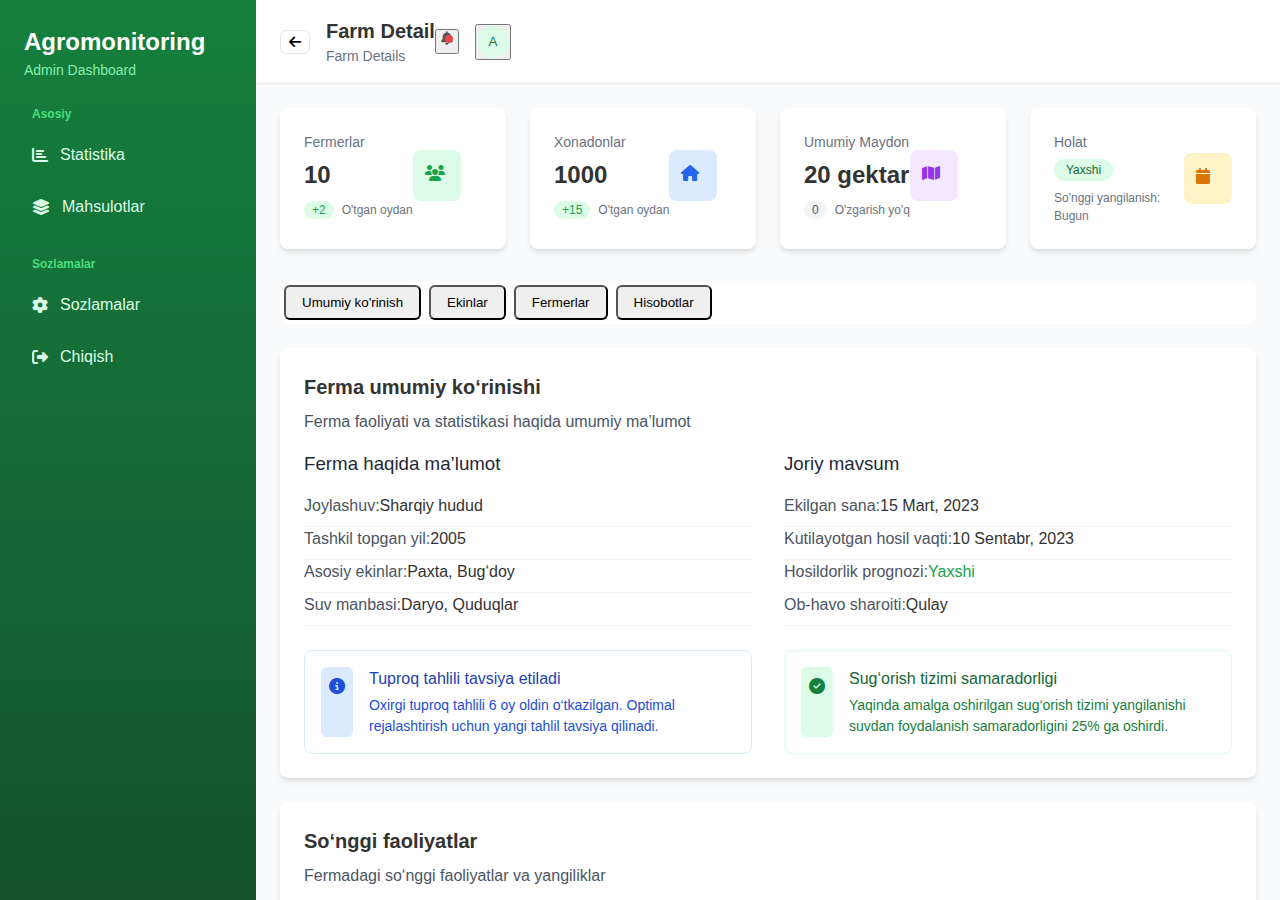
<file: dashboard-farm-detail.html>
<!-- dashboard-farm-detail.html -->
<!DOCTYPE html>
<html lang="en">
  <head>
    <meta charset="UTF-8" />
    <meta name="viewport" content="width=device-width, initial-scale=1.0" />
    <title>Farm Detail - Agromonitoringi</title>
    <link rel="stylesheet" href="css/styles.css" />
    <link rel="stylesheet" href="css/dashboard-specific.css" />
    <link
      rel="stylesheet"
      href="https://cdnjs.cloudflare.com/ajax/libs/font-awesome/6.4.0/css/all.min.css"
    />
  </head>
  <body>
    <div class="flex h-screen bg-gray-50">
      <!-- Sidebar -->
      <div
        class="hidden md-flex w-64 flex-col bg-gradient-to-b from-green-800 to-green-900 text-white"
      >
        <div class="p-6">
          <h2 class="text-2xl font-bold">Agromonitoring</h2>
          <p class="text-green-300 text-sm">Admin Dashboard</p>
        </div>
        <nav class="flex-1 px-4 pb-4">
          <div class="mb-6">
            <p
              class="text-xs font-semibold text-green-400 uppercase tracking-wider mb-2 pl-4"
            >
              Asosiy
            </p>
            <a
              href="dashboard.html"
              class="flex items-center px-4 py-3 text-green-100 hover-bg-green-700-50 rounded-lg transition-colors mb-1"
            >
              <i class="fas fa-chart-bar mr-3"></i>
              Statistika
            </a>
            <a
              href="dashboard-products.html"
              class="flex items-center px-4 py-3 text-green-100 hover-bg-green-700-50 rounded-lg transition-colors mb-1"
            >
              <i class="fas fa-layer-group mr-3"></i>
              Mahsulotlar
            </a>
          </div>

          <div class="mb-6">
            <p
              class="text-xs font-semibold text-green-400 uppercase tracking-wider mb-2 pl-4"
            >
              Sozlamalar
            </p>
            <a
              href="dashboard-settings.html"
              class="flex items-center px-4 py-3 text-green-100 hover-bg-green-700-50 rounded-lg transition-colors mb-1"
            >
              <i class="fas fa-cog mr-3"></i>
              Sozlamalar
            </a>
            <a
              href="index.html"
              class="flex items-center px-4 py-3 text-green-100 hover-bg-green-700-50 rounded-lg transition-colors mb-1"
            >
              <i class="fas fa-sign-out-alt mr-3"></i>
              Chiqish
            </a>
          </div>
        </nav>
      </div>

      <!-- Mobile sidebar toggle -->
      <div class="md-hidden fixed bottom-6 right-6 z-40">
        <button
          id="sidebarToggle"
          class="h-14 w-14 rounded-full bg-green-600 hover-bg-green-700 shadow-lg flex items-center justify-center text-white"
        >
          <i class="fas fa-bars h-6 w-6"></i>
        </button>
      </div>

      <!-- Main Content -->
      <div class="flex-1 flex flex-col overflow-hidden">
        <!-- Header -->
        <header
          class="bg-white border-b border-gray-200 py-4 px-6 flex justify-between items-center"
        >
          <div class="flex items-center">
            <a href="dashboard.html" class="mr-4">
              <button class="btn btn-outline btn-sm">
                <i class="fas fa-arrow-left"></i>
              </button>
            </a>
            <div>
              <h1 class="text-xl font-semibold" id="farmName">Farm Detail</h1>
              <p class="text-sm text-gray-500">Farm Details</p>
            </div>
          </div>
          <div class="flex items-center space-x-4">
            <button class="relative text-gray-600">
              <i class="fas fa-bell h-5 w-5"></i>
              <span
                class="absolute top-1 right-1 w-2 h-2 bg-red-500 rounded-full"
              ></span>
            </button>
            <div class="dropdown">
              <button class="flex items-center gap-2">
                <div
                  class="w-8 h-8 rounded-full bg-green-100 flex items-center justify-center"
                >
                  <span class="font-medium text-green-700">A</span>
                </div>
                <div class="hidden md:block text-left">
                  <p class="text-sm font-medium">Admin User</p>
                  <p class="text-xs text-gray-500">admin@example.com</p>
                </div>
              </button>
              <div class="dropdown-content">
                <a href="#"><i class="fas fa-user mr-2"></i> Profile</a>
                <a href="#"><i class="fas fa-cog mr-2"></i> Settings</a>
                <a href="index.html"
                  ><i class="fas fa-sign-out-alt mr-2"></i> Logout</a
                >
              </div>
            </div>
          </div>
        </header>

        <!-- Content -->
        <div class="flex-1 overflow-auto p-6">
          <div
            class="grid grid-cols-1 md-grid-cols-2 lg-grid-cols-4 gap-6 mb-8"
          >
            <div class="card border-none shadow-md">
              <div class="p-6">
                <div class="flex items-center justify-between">
                  <div>
                    <p class="text-sm font-medium text-gray-500">Fermerlar</p>
                    <p class="text-2xl font-bold mt-1" id="farmFarmers">10</p>
                    <div class="flex items-center mt-2">
                      <span
                        class="text-xs font-medium text-green-600 bg-green-100 px-2 py-0.5 rounded-full"
                        >+2</span
                      >
                      <span class="text-xs text-gray-500 ml-2"
                        >O'tgan oydan</span
                      >
                    </div>
                  </div>
                  <div class="bg-green-100 p-3 rounded-lg">
                    <i class="fas fa-users text-green-600 h-6 w-6"></i>
                  </div>
                </div>
              </div>
            </div>

            <div class="card border-none shadow-md">
              <div class="p-6">
                <div class="flex items-center justify-between">
                  <div>
                    <p class="text-sm font-medium text-gray-500">Xonadonlar</p>
                    <p class="text-2xl font-bold mt-1" id="farmHouseholds">
                      1000
                    </p>
                    <div class="flex items-center mt-2">
                      <span
                        class="text-xs font-medium text-green-600 bg-green-100 px-2 py-0.5 rounded-full"
                        >+15</span
                      >
                      <span class="text-xs text-gray-500 ml-2"
                        >O'tgan oydan</span
                      >
                    </div>
                  </div>
                  <div class="bg-blue-100 p-3 rounded-lg">
                    <i class="fas fa-home text-blue-600 h-6 w-6"></i>
                  </div>
                </div>
              </div>
            </div>

            <div class="card border-none shadow-md">
              <div class="p-6">
                <div class="flex items-center justify-between">
                  <div>
                    <p class="text-sm font-medium text-gray-500">
                      Umumiy Maydon
                    </p>
                    <p class="text-2xl font-bold mt-1" id="farmArea">
                      20 gektar
                    </p>
                    <div class="flex items-center mt-2">
                      <span
                        class="text-xs font-medium text-gray-600 bg-gray-100 px-2 py-0.5 rounded-full"
                        >0</span
                      >
                      <span class="text-xs text-gray-500 ml-2"
                        >O'zgarish yo'q</span
                      >
                    </div>
                  </div>
                  <div class="bg-purple-100 p-3 rounded-lg">
                    <i class="fas fa-map text-purple-600 h-6 w-6"></i>
                  </div>
                </div>
              </div>
            </div>

            <div class="card border-none shadow-md">
              <div class="p-6">
                <div class="flex items-center justify-between">
                  <div>
                    <p class="text-sm font-medium text-gray-500">Holat</p>
                    <div class="mt-1">
                      <span
                        id="farmStatus"
                        class="px-3 py-1 rounded-full text-xs font-medium bg-green-100 text-green-800"
                        >Yaxshi</span
                      >
                    </div>
                    <div class="flex items-center mt-2">
                      <span class="text-xs text-gray-500"
                        >So'nggi yangilanish: Bugun</span
                      >
                    </div>
                  </div>
                  <div class="bg-amber-100 p-3 rounded-lg">
                    <i class="fas fa-calendar text-amber-600 h-6 w-6"></i>
                  </div>
                </div>
              </div>
            </div>
          </div>

          <!-- Tabs -->
          <div class="space-y-6">
  <div class="bg-white p-1 rounded-lg shadow-sm inline-block">
    <div class="flex space-x-2">
      <button class="tab-trigger active px-4 py-2 rounded-md" data-tab="overview">
        Umumiy ko'rinish
      </button>
      <button class="tab-trigger px-4 py-2 rounded-md" data-tab="crops">
        Ekinlar
      </button>
      <button class="tab-trigger px-4 py-2 rounded-md" data-tab="farmers">
        Fermerlar
      </button>
      <button class="tab-trigger px-4 py-2 rounded-md" data-tab="reports">
        Hisobotlar
      </button>
    </div>
  </div>

  <div id="overview" class="tab-content space-y-6">
    <div class="card border-none shadow-md">
      <div class="p-6">
        <h2 class="text-xl font-bold mb-2">Ferma umumiy ko‘rinishi</h2>
        <p class="text-gray-600 mb-4">
          Ferma faoliyati va statistikasi haqida umumiy ma’lumot
        </p>
        <div class="grid grid-cols-1 md-grid-cols-2 gap-8">
          <div class="space-y-6">
            <div>
              <h3 class="font-medium mb-4 text-gray-800">Ferma haqida ma’lumot</h3>
              <div class="space-y-3">
                <div class="flex justify-between items-center pb-2 border-b border-gray-100">
                  <span class="text-gray-600">Joylashuv:</span>
                  <span class="font-medium">Sharqiy hudud</span>
                </div>
                <div class="flex justify-between items-center pb-2 border-b border-gray-100">
                  <span class="text-gray-600">Tashkil topgan yil:</span>
                  <span class="font-medium">2005</span>
                </div>
                <div class="flex justify-between items-center pb-2 border-b border-gray-100">
                  <span class="text-gray-600">Asosiy ekinlar:</span>
                  <span class="font-medium">Paxta, Bug‘doy</span>
                </div>
                <div class="flex justify-between items-center pb-2 border-b border-gray-100">
                  <span class="text-gray-600">Suv manbasi:</span>
                  <span class="font-medium">Daryo, Quduqlar</span>
                </div>
              </div>
            </div>

            <div class="bg-blue-50 p-4 rounded-lg border border-blue-100">
              <div class="flex items-start">
                <div class="bg-blue-100 p-2 rounded-md mr-4">
                  <i class="fas fa-info-circle text-blue-700"></i>
                </div>
                <div>
                  <h4 class="font-medium text-blue-800 mb-1">Tuproq tahlili tavsiya etiladi</h4>
                  <p class="text-sm text-blue-700">
                    Oxirgi tuproq tahlili 6 oy oldin o‘tkazilgan. Optimal rejalashtirish uchun yangi tahlil tavsiya qilinadi.
                  </p>
                </div>
              </div>
            </div>
          </div>

          <div class="space-y-6">
            <div>
              <h3 class="font-medium mb-4 text-gray-800">Joriy mavsum</h3>
              <div class="space-y-3">
                <div class="flex justify-between items-center pb-2 border-b border-gray-100">
                  <span class="text-gray-600">Ekilgan sana:</span>
                  <span class="font-medium">15 Mart, 2023</span>
                </div>
                <div class="flex justify-between items-center pb-2 border-b border-gray-100">
                  <span class="text-gray-600">Kutilayotgan hosil vaqti:</span>
                  <span class="font-medium">10 Sentabr, 2023</span>
                </div>
                <div class="flex justify-between items-center pb-2 border-b border-gray-100">
                  <span class="text-gray-600">Hosildorlik prognozi:</span>
                  <span class="font-medium text-green-600">Yaxshi</span>
                </div>
                <div class="flex justify-between items-center pb-2 border-b border-gray-100">
                  <span class="text-gray-600">Ob-havo sharoiti:</span>
                  <span class="font-medium">Qulay</span>
                </div>
              </div>
            </div>

            <div class="bg-green-50 p-4 rounded-lg border border-green-100">
              <div class="flex items-start">
                <div class="bg-green-100 p-2 rounded-md mr-4">
                  <i class="fas fa-check-circle text-green-700"></i>
                </div>
                <div>
                  <h4 class="font-medium text-green-800 mb-1">Sug‘orish tizimi samaradorligi</h4>
                  <p class="text-sm text-green-700">
                    Yaqinda amalga oshirilgan sug‘orish tizimi yangilanishi suvdan foydalanish samaradorligini 25% ga oshirdi.
                  </p>
                </div>
              </div>
            </div>
          </div>
        </div>
      </div>
    </div>

    <div class="card border-none shadow-md">
      <div class="p-6">
        <h2 class="text-xl font-bold mb-2">So‘nggi faoliyatlar</h2>
        <p class="text-gray-600 mb-4">Fermadagi so‘nggi faoliyatlar va yangiliklar</p>
        <div class="space-y-4">
          <div class="flex items-start gap-4 pb-4 border-b border-gray-100">
            <div class="w-2 h-2 mt-2 rounded-full bg-blue-500"></div>
            <div>
              <p class="font-medium">Sug‘orish tizimi yangilandi</p>
              <p class="text-sm text-gray-600">
                Sug‘orish tizimi samaradorlikni oshirish maqsadida yangilandi.
              </p>
              <p class="text-xs text-gray-500 mt-1">Bugun, 10:30</p>
            </div>
          </div>
          <div class="flex items-start gap-4 pb-4 border-b border-gray-100">
            <div class="w-2 h-2 mt-2 rounded-full bg-red-500"></div>
            <div>
              <p class="font-medium">Zararkunanda xavfi</p>
              <p class="text-sm text-gray-600">
                Sharqiy dalalarda zararkunanda tahdidi aniqlandi.
              </p>
              <p class="text-xs text-gray-500 mt-1">Kecha, 14:15</p>
            </div>
          </div>
          <div class="flex items-start gap-4 pb-4 border-b border-gray-100">
            <div class="w-2 h-2 mt-2 rounded-full bg-green-500"></div>
            <div>
              <p class="font-medium">Hosil yig‘imi yakunlandi</p>
              <p class="text-sm text-gray-600">
                Bug‘doy hosili muvaffaqiyatli yig‘ib olindi, natijalar o‘rtacha ko‘rsatkichlardan yuqori.
              </p>
              <p class="text-xs text-gray-500 mt-1">15 May, 2023</p>
            </div>
          </div>
        </div>
      </div>
    </div>
  </div>
</div>
        </div>
      </div>
    </div>

    <!-- Mobile Sidebar (hidden by default) -->
    <div id="mobileSidebar" class="fixed inset-0 z-50 hidden">
  <div
    class="fixed inset-0 bg-black-50"
    onclick="closeMobileSidebar()"
  ></div>
  <div
    class="fixed inset-y-0 left-0 w-full max-w-xs bg-gradient-to-b from-green-800 to-green-900 text-white p-6 overflow-y-auto"
  >
    <div class="flex items-center justify-between mb-8">
      <h2 class="text-2xl font-bold">Agromonitoring</h2>
      <button onclick="closeMobileSidebar()">
        <i class="fas fa-times h-6 w-6 text-white"></i>
      </button>
    </div>

    <nav class="space-y-6">
      <div>
        <p
          class="text-xs font-semibold text-green-400 uppercase tracking-wider mb-3 pl-4"
        >
          Asosiy
        </p>
        <ul class="space-y-2">
          <li>
            <a
              href="dashboard.html"
              class="flex items-center px-4 py-3 rounded-lg hover-bg-green-700-50"
            >
              <i class="fas fa-chart-bar mr-3"></i>
              Statistika
            </a>
          </li>
          <li>
            <a
              href="dashboard-products.html"
              class="flex items-center px-4 py-3 rounded-lg hover-bg-green-700-50"
            >
              <i class="fas fa-layer-group mr-3"></i>
              Mahsulotlar
            </a>
          </li>
        </ul>
      </div>

      <div>
        <p
          class="text-xs font-semibold text-green-400 uppercase tracking-wider mb-3 pl-4"
        >
          Sozlamalar
        </p>
        <ul class="space-y-2">
          <li>
            <a
              href="dashboard-settings.html"
              class="flex items-center px-4 py-3 rounded-lg hover-bg-green-700-50"
            >
              <i class="fas fa-cog mr-3"></i>
              Sozlamalar
            </a>
          </li>
          <li>
            <a
              href="index.html"
              class="flex items-center px-4 py-3 hover-bg-green-700-50 rounded-lg"
            >
              <i class="fas fa-sign-out-alt mr-3"></i>
              Chiqish
            </a>
          </li>
        </ul>
      </div>
    </nav>
  </div>
</div>

    <script src="js/dashboard.js"></script>
  </body>
</html>
</file>
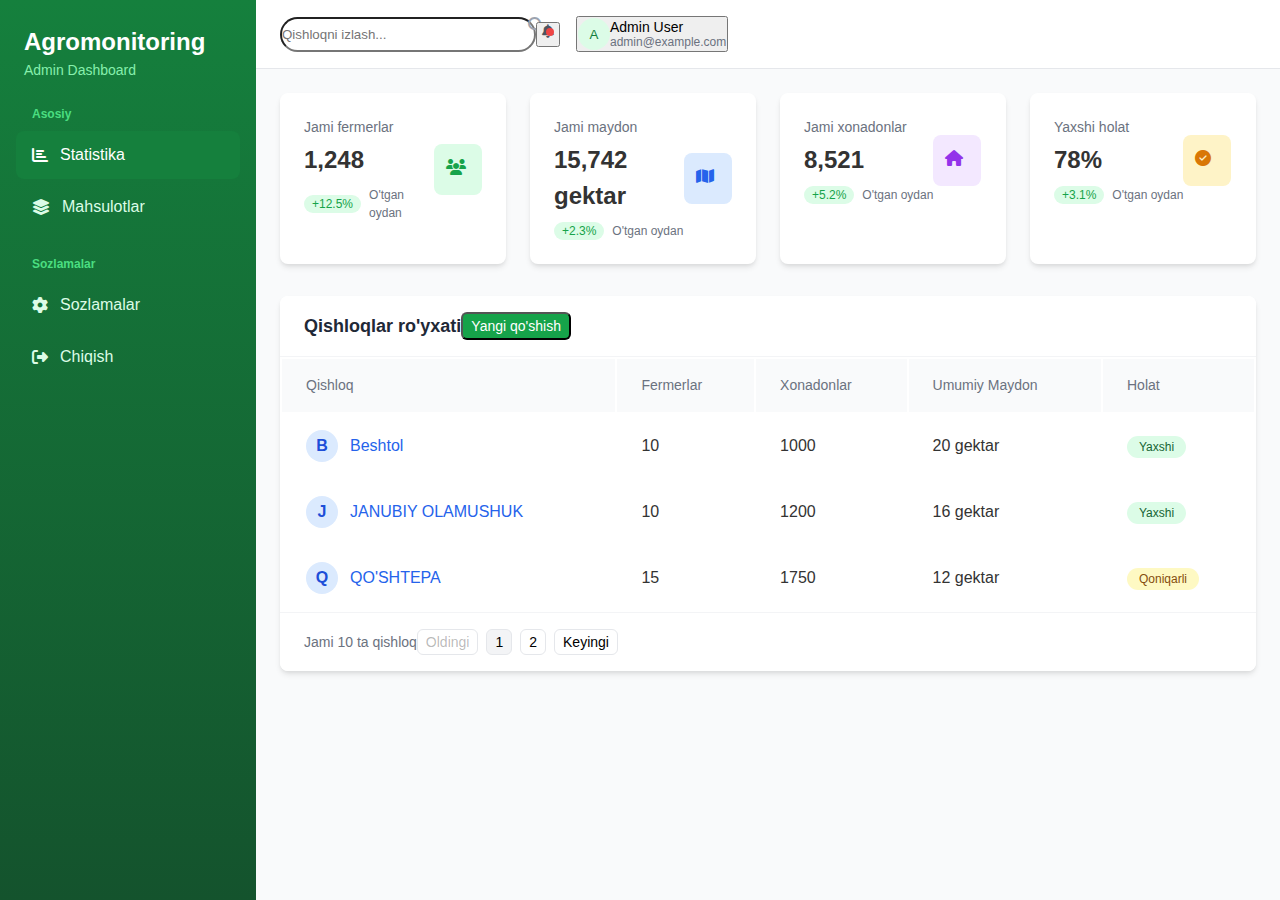
<file: dashboard.html>
<!-- dashboard.html (Statistika Page) -->
<!DOCTYPE html>
<html lang="en">
<head>
    <meta charset="UTF-8">
    <meta name="viewport" content="width=device-width, initial-scale=1.0">
    <title>Dashboard - Agromonitoringi</title>
    <link rel="stylesheet" href="css/styles.css">
    <link rel="stylesheet" href="css/dashboard-specific.css">
    <link rel="stylesheet" href="https://cdnjs.cloudflare.com/ajax/libs/font-awesome/6.4.0/css/all.min.css">
</head>
<body>
    <div class="flex h-screen bg-gray-50">
        <!-- Sidebar -->
        <div class="hidden md-flex w-64 flex-col bg-gradient-to-b from-green-800 to-green-900 text-white">
            <div class="p-6">
                <h2 class="text-2xl font-bold">Agromonitoring</h2>
                <p class="text-green-300 text-sm">Admin Dashboard</p>
            </div>
            <nav class="flex-1 px-4 pb-4">
                <div class="mb-6">
                    <p class="text-xs font-semibold text-green-400 uppercase tracking-wider mb-2 pl-4">Asosiy</p>
                    <a href="dashboard.html" class="flex items-center px-4 py-3 text-white rounded-lg bg-green-700 mb-1">
                        <i class="fas fa-chart-bar mr-3"></i>
                        Statistika
                    </a>
                    <a href="dashboard-products.html" class="flex items-center px-4 py-3 text-green-100 hover-bg-green-700-50 rounded-lg transition-colors mb-1">
                        <i class="fas fa-layer-group mr-3"></i>
                        Mahsulotlar
                    </a>
                </div>

                <div class="mb-6">
                    <p class="text-xs font-semibold text-green-400 uppercase tracking-wider mb-2 pl-4">Sozlamalar</p>
                    <a href="dashboard-settings.html" class="flex items-center px-4 py-3 text-green-100 hover-bg-green-700-50 rounded-lg transition-colors mb-1">
                        <i class="fas fa-cog mr-3"></i>
                        Sozlamalar
                    </a>
                    <a href="index.html" class="flex items-center px-4 py-3 text-green-100 hover-bg-green-700-50 rounded-lg transition-colors mb-1">
                        <i class="fas fa-sign-out-alt mr-3"></i>
                        Chiqish
                    </a>
                </div>
            </nav>
        </div>

        <!-- Mobile sidebar toggle -->
        <div class="md-hidden fixed bottom-6 right-6 z-40">
            <button id="sidebarToggle" class="h-14 w-14 rounded-full bg-green-600 hover-bg-green-700 shadow-lg flex items-center justify-center text-white">
                <i class="fas fa-bars h-6 w-6"></i>
            </button>
        </div>

        <!-- Main Content -->
        <div class="flex-1 flex flex-col overflow-hidden">
            <!-- Header -->
            <header class="bg-white border-b border-gray-200 py-4 px-6 flex justify-between items-center">
                <div class="flex items-center">
                    <button class="md-hidden mr-4 text-gray-600">
                        <i class="fas fa-bars h-6 w-6"></i>
                    </button>
                    <div class="relative w-64">
                        <input type="text" placeholder="Qishloqni izlash..." class="pl-10 pr-4 py-2 rounded-full border-gray-300 focus-border-green-500 focus-ring-green-500 w-full">
                        <i class="fas fa-search absolute left-3 top-1/2 transform -translate-y-1/2 text-gray-400 h-4 w-4"></i>
                    </div>
                </div>
                <div class="flex items-center space-x-4">
                    <button class="relative text-gray-600">
                        <i class="fas fa-bell h-5 w-5"></i>
                        <span class="absolute top-1 right-1 w-2 h-2 bg-red-500 rounded-full"></span>
                    </button>
                    <div class="dropdown">
                        <button class="flex items-center gap-2">
                            <div class="w-8 h-8 rounded-full bg-green-100 flex items-center justify-center">
                                <span class="font-medium text-green-700">A</span>
                            </div>
                            <div class="hidden md-block text-left">
                                <p class="text-sm font-medium">Admin User</p>
                                <p class="text-xs text-gray-500">admin@example.com</p>
                            </div>
                        </button>
                        <div class="dropdown-content">
                            <a href="#"><i class="fas fa-user mr-2"></i> Profile</a>
                            <a href="#"><i class="fas fa-cog mr-2"></i> Settings</a>
                            <a href="index.html"><i class="fas fa-sign-out-alt mr-2"></i> Logout</a>
                        </div>
                    </div>
                </div>
            </header>

            <!-- Dashboard Content -->
            <div class="flex-1 overflow-auto p-6">
                <!-- Stats Cards -->
                <div class="grid grid-cols-1 md-grid-cols-2 lg-grid-cols-4 gap-6 mb-8">
                    <div class="card border-none shadow-md">
                        <div class="p-6">
                            <div class="flex items-center justify-between">
                                <div>
                                    <p class="text-sm font-medium text-gray-500">Jami fermerlar</p>
                                    <p class="text-2xl font-bold mt-1">1,248</p>
                                    <div class="flex items-center mt-2">
                                        <span class="text-xs font-medium text-green-600 bg-green-100 px-2 py-0.5 rounded-full">+12.5%</span>
                                        <span class="text-xs text-gray-500 ml-2">O'tgan oydan</span>
                                    </div>
                                </div>
                                <div class="bg-green-100 p-3 rounded-lg">
                                    <i class="fas fa-users text-green-600 h-6 w-6"></i>
                                </div>
                            </div>
                        </div>
                    </div>

                    <div class="card border-none shadow-md">
                        <div class="p-6">
                            <div class="flex items-center justify-between">
                                <div>
                                    <p class="text-sm font-medium text-gray-500">Jami maydon</p>
                                    <p class="text-2xl font-bold mt-1">15,742 gektar</p>
                                    <div class="flex items-center mt-2">
                                        <span class="text-xs font-medium text-green-600 bg-green-100 px-2 py-0.5 rounded-full">+2.3%</span>
                                        <span class="text-xs text-gray-500 ml-2">O'tgan oydan</span>
                                    </div>
                                </div>
                                <div class="bg-blue-100 p-3 rounded-lg">
                                    <i class="fas fa-map text-blue-600 h-6 w-6"></i>
                                </div>
                            </div>
                        </div>
                    </div>

                    <div class="card border-none shadow-md">
                        <div class="p-6">
                            <div class="flex items-center justify-between">
                                <div>
                                    <p class="text-sm font-medium text-gray-500">Jami xonadonlar</p>
                                    <p class="text-2xl font-bold mt-1">8,521</p>
                                    <div class="flex items-center mt-2">
                                        <span class="text-xs font-medium text-green-600 bg-green-100 px-2 py-0.5 rounded-full">+5.2%</span>
                                        <span class="text-xs text-gray-500 ml-2">O'tgan oydan</span>
                                    </div>
                                </div>
                                <div class="bg-purple-100 p-3 rounded-lg">
                                    <i class="fas fa-home text-purple-600 h-6 w-6"></i>
                                </div>
                            </div>
                        </div>
                    </div>

                    <div class="card border-none shadow-md">
                        <div class="p-6">
                            <div class="flex items-center justify-between">
                                <div>
                                    <p class="text-sm font-medium text-gray-500">Yaxshi holat</p>
                                    <p class="text-2xl font-bold mt-1">78%</p>
                                    <div class="flex items-center mt-2">
                                        <span class="text-xs font-medium text-green-600 bg-green-100 px-2 py-0.5 rounded-full">+3.1%</span>
                                        <span class="text-xs text-gray-500 ml-2">O'tgan oydan</span>
                                    </div>
                                </div>
                                <div class="bg-amber-100 p-3 rounded-lg">
                                    <i class="fas fa-check-circle text-amber-600 h-6 w-6"></i>
                                </div>
                            </div>
                        </div>
                    </div>
                </div>

                <!-- Table -->
                <div class="card border-none shadow-md overflow-hidden">
                    <div class="bg-white px-6 py-4 border-b border-gray-100 flex justify-between items-center">
                        <h2 class="text-lg font-semibold text-gray-800">Qishloqlar ro'yxati</h2>
                        <button class="btn btn-sm btn-primary">Yangi qo'shish</button>
                    </div>
                    <div class="overflow-x-auto">
                        <table class="w-full">
                            <thead>
                                <tr class="bg-gray-50">
                                    <th class="text-left py-4 px-6 font-medium text-gray-500 text-sm">Qishloq</th>
                                    <th class="text-left py-4 px-6 font-medium text-gray-500 text-sm">Fermerlar</th>
                                    <th class="text-left py-4 px-6 font-medium text-gray-500 text-sm">Xonadonlar</th>
                                    <th class="text-left py-4 px-6 font-medium text-gray-500 text-sm">Umumiy Maydon</th>
                                    <th class="text-left py-4 px-6 font-medium text-gray-500 text-sm">Holat</th>
                                </tr>
                            </thead>
                            <tbody>
                                <tr class="border-b border-gray-100 hover-bg-gray-50 transition-colors">
                                    <td class="py-4 px-6">
                                        <a href="dashboard-farm-detail.html?id=1" class="text-blue-600 hover-text-blue-800 font-medium flex items-center">
                                            <span class="w-8 h-8 rounded-full bg-blue-100 text-blue-700 flex items-center justify-center mr-3 font-bold">B</span>
                                            Beshtol
                                        </a>
                                    </td>
                                    <td class="py-4 px-6">10</td>
                                    <td class="py-4 px-6">1000</td>
                                    <td class="py-4 px-6">20 gektar</td>
                                    <td class="py-4 px-6">
                                        <span class="px-3 py-1 rounded-full text-xs font-medium bg-green-100 text-green-800">Yaxshi</span>
                                    </td>
                                </tr>
                                <tr class="border-b border-gray-100 hover-bg-gray-50 transition-colors">
                                    <td class="py-4 px-6">
                                        <a href="dashboard-farm-detail.html?id=2" class="text-blue-600 hover-text-blue-800 font-medium flex items-center">
                                            <span class="w-8 h-8 rounded-full bg-blue-100 text-blue-700 flex items-center justify-center mr-3 font-bold">J</span>
                                            JANUBIY OLAMUSHUK
                                        </a>
                                    </td>
                                    <td class="py-4 px-6">10</td>
                                    <td class="py-4 px-6">1200</td>
                                    <td class="py-4 px-6">16 gektar</td>
                                    <td class="py-4 px-6">
                                        <span class="px-3 py-1 rounded-full text-xs font-medium bg-green-100 text-green-800">Yaxshi</span>
                                    </td>
                                </tr>
                                <tr class="border-b border-gray-100 hover-bg-gray-50 transition-colors">
                                    <td class="py-4 px-6">
                                        <a href="dashboard-farm-detail.html?id=3" class="text-blue-600 hover-text-blue-800 font-medium flex items-center">
                                            <span class="w-8 h-8 rounded-full bg-blue-100 text-blue-700 flex items-center justify-center mr-3 font-bold">Q</span>
                                            QO'SHTEPA
                                        </a>
                                    </td>
                                    <td class="py-4 px-6">15</td>
                                    <td class="py-4 px-6">1750</td>
                                    <td class="py-4 px-6">12 gektar</td>
                                    <td class="py-4 px-6">
                                        <span class="px-3 py-1 rounded-full text-xs font-medium bg-yellow-100 text-yellow-800">Qoniqarli</span>
                                    </td>
                                </tr>
                                <!-- More rows would go here -->
                            </tbody>
                        </table>
                    </div>
                    <div class="bg-white px-6 py-4 border-t border-gray-100 flex justify-between items-center">
                        <p class="text-sm text-gray-500">Jami 10 ta qishloq</p>
                        <div class="flex items-center space-x-2">
                            <button class="btn btn-outline btn-sm" disabled>Oldingi</button>
                            <button class="btn btn-outline btn-sm bg-gray-100">1</button>
                            <button class="btn btn-outline btn-sm">2</button>
                            <button class="btn btn-outline btn-sm">Keyingi</button>
                        </div>
                    </div>
                </div>
            </div>
        </div>
    </div>

    <!-- Mobile Sidebar (hidden by default) -->
    <div id="mobileSidebar" class="fixed inset-0 z-50 hidden">
        <div class="fixed inset-0 bg-black-50" onclick="closeMobileSidebar()"></div>
        <div class="fixed inset-y-0 left-0 w-full max-w-xs bg-gradient-to-b from-green-800 to-green-900 text-white p-6 overflow-y-auto">
            <div class="flex items-center justify-between mb-8">
                <h2 class="text-2xl font-bold">Agromonitoring</h2>
                <button onclick="closeMobileSidebar()">
                    <i class="fas fa-times h-6 w-6 text-white"></i>
                </button>
            </div>

            <nav class="space-y-6">
                <div>
                    <p class="text-xs font-semibold text-green-400 uppercase tracking-wider mb-3 pl-4">Asosiy</p>
                    <ul class="space-y-2">
                        <li>
                            <a href="dashboard.html" class="flex items-center px-4 py-3 rounded-lg bg-green-700">
                                <i class="fas fa-chart-bar mr-3"></i>
                                Statistika
                            </a>
                        </li>
                        <li>
                            <a href="dashboard-products.html" class="flex items-center px-4 py-3 rounded-lg hover-bg-green-700-50">
                                <i class="fas fa-layer-group mr-3"></i>
                                Mahsulotlar
                            </a>
                        </li>
                    </ul>
                </div>

                <div>
                    <p class="text-xs font-semibold text-green-400 uppercase tracking-wider mb-3 pl-4">Sozlamalar</p>
                    <ul class="space-y-2">
                        <li>
                            <a href="dashboard-settings.html" class="flex items-center px-4 py-3 rounded-lg hover-bg-green-700-50">
                                <i class="fas fa-cog mr-3"></i>
                                Sozlamalar
                            </a>
                        </li>
                        <li>
                            <a href="index.html" class="flex items-center px-4 py-3 hover-bg-green-700-50 rounded-lg">
                                <i class="fas fa-sign-out-alt mr-3"></i>
                                Chiqish
                            </a>
                        </li>
                    </ul>
                </div>
            </nav>
        </div>
    </div>

    <script src="js/dashboard.js"></script>
</body>
</html>
</file>
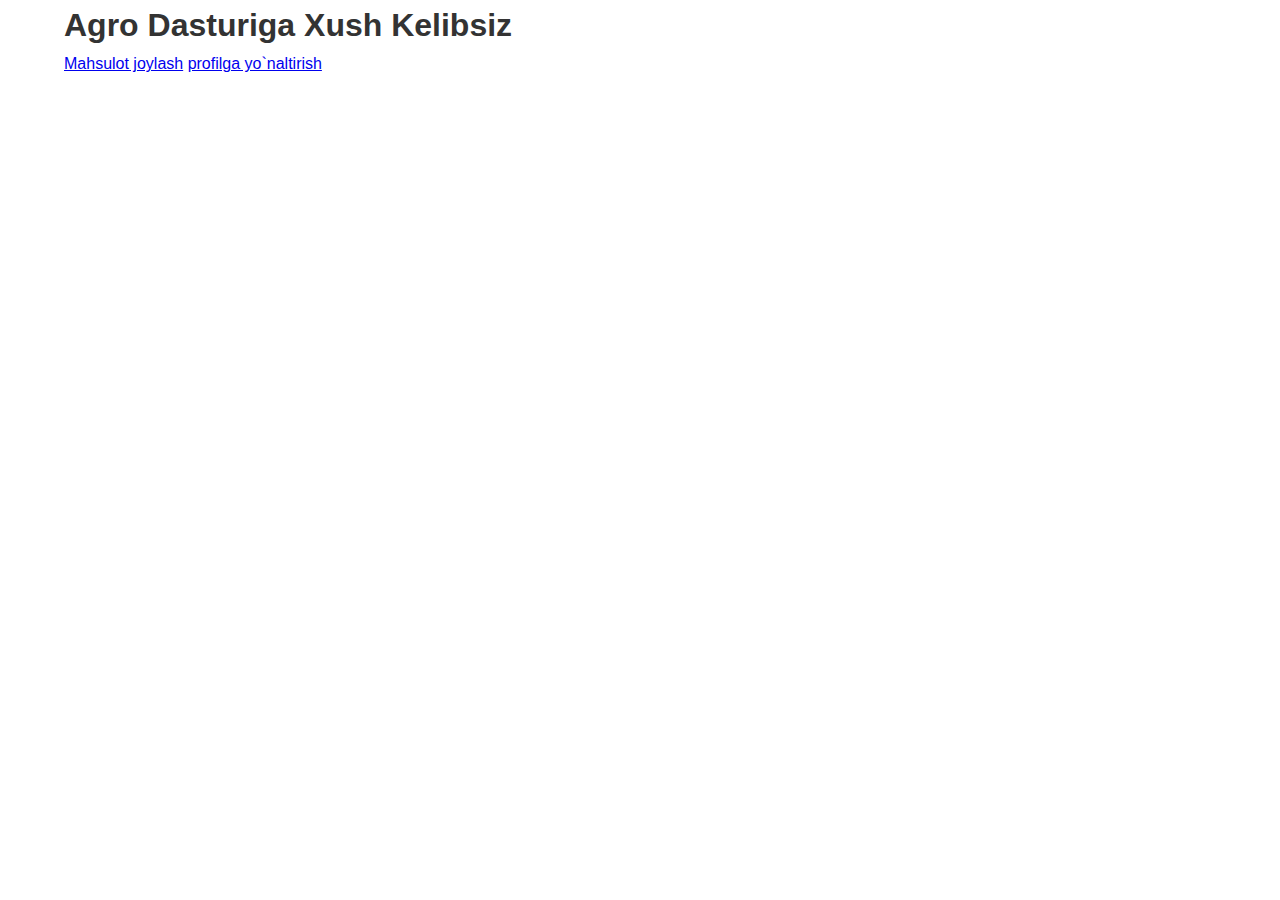
<file: inde.html>
<!DOCTYPE html>
<html lang="uz">
<head>
  <meta charset="UTF-8" />
  <meta name="viewport" content="width=device-width, initial-scale=1.0"/>
  <title>Agro Login</title>
  <link rel="stylesheet" href="style.css" />
</head>
<body>
  <div class="container">
    <h1 class="title">Agro Dasturiga Xush Kelibsiz</h1>
    <div class="buttons">
      <a href="marketplase.html" class="btn user-btn">Mahsulot joylash</a>
      <a href="profile.html" class="btn admin-btn">profilga yo`naltirish</a>
    </div>
  </div>
</body>
</html>
</file>
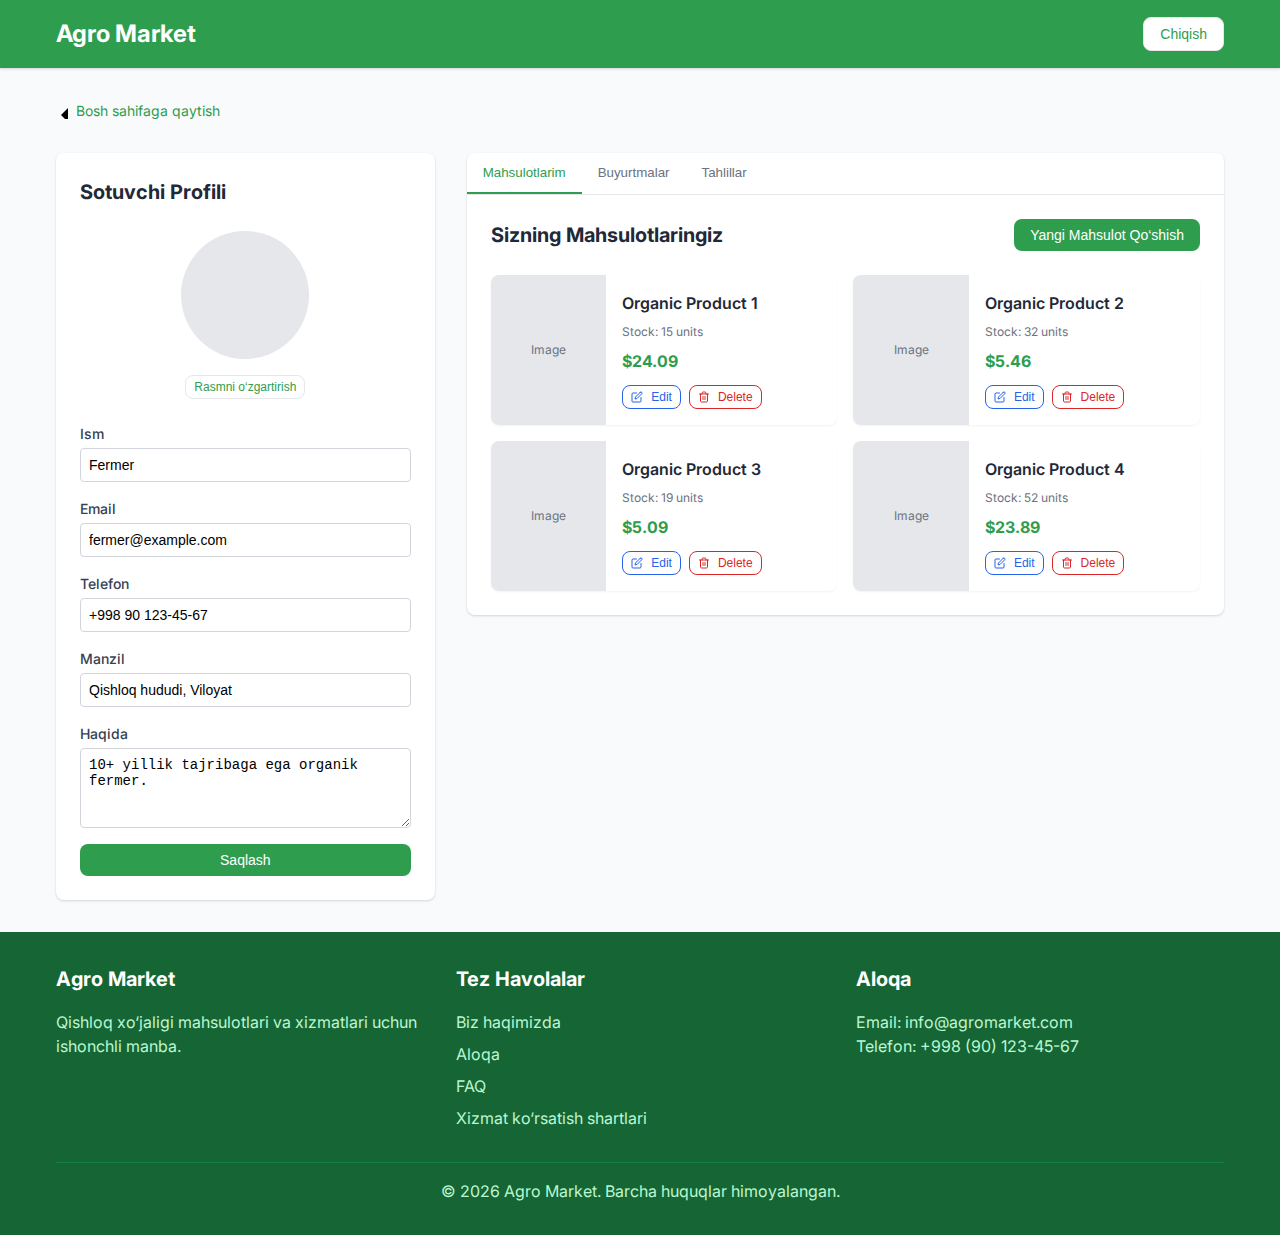
<file: profile.html>
<!DOCTYPE html>
<html lang="uz">
    <head>
    <meta charset="UTF-8">
    <meta name="viewport" content="width=device-width, initial-scale=1.0">
    <title>Agro Market - Sotuvchi Profili</title>
    <link rel="stylesheet" href="login.css">
    <link href="https://fonts.googleapis.com/css2?family=Inter:wght@400;500;600;700&display=swap" rel="stylesheet">
    </head>
    <body>
    <div class="profile-page">
    <header class="header">
        <div class="container header-container">
        <a href="index.html" class="logo">Agro Market</a>
        <div class="header-actions">
            <button class="btn btn-outline">Chiqish</button>
        </div>
        </div>
    </header>

    <main class="container main-content">
        <div class="back-link">
        <a href="index.html" class="back-btn">
            <svg xmlns="http://www.w3.org/2000/svg" width="16" height="16"><path d="m12 19-7-7 7-7"></path><path d="M19 12H5"></path></svg>
            Bosh sahifaga qaytish
        </a>
        </div>

        <div class="profile-layout">
        <div class="profile-sidebar">
            <div class="profile-card">
            <div class="profile-card-header">
                <h2 class="profile-card-title">Sotuvchi Profili</h2>
            </div>
            <div class="profile-card-content">
                <div class="profile-photo-container">
                <div class="profile-photo">
                </div>
                <button class="btn btn-sm btn-outline">Rasmni o‘zgartirish</button>
                </div>

                <div class="profile-form">
                <div class="form-group">
                    <label class="form-label">Ism</label>
                    <input type="text" class="form-input" value="Fermer">
                </div>
                <div class="form-group">
                    <label class="form-label">Email</label>
                    <input type="email" class="form-input" value="fermer@example.com">
                </div>
                <div class="form-group">
                    <label class="form-label">Telefon</label>
                    <input type="tel" class="form-input" value="+998 90 123-45-67">
                </div>
                <div class="form-group">
                    <label class="form-label">Manzil</label>
                    <input type="text" class="form-input" value="Qishloq hududi, Viloyat">
                </div>
                <div class="form-group">
                    <label class="form-label">Haqida</label>
                    <textarea class="form-textarea">10+ yillik tajribaga ega organik fermer.</textarea>
                </div>
                <button class="btn btn-primary btn-block">Saqlash</button>
                </div>
            </div>
            </div>
        </div>

        <div class="profile-main">
            <div class="tabs">
            <div class="tabs-list">
                <button class="tab-trigger active" data-tab="products">Mahsulotlarim</button>
                <button class="tab-trigger" data-tab="orders">Buyurtmalar</button>
                <button class="tab-trigger" data-tab="analytics">Tahlillar</button>
            </div>

            <div class="tab-content active" id="products-tab">
                <div class="tab-header">
                <h3 class="tab-title">Sizning Mahsulotlaringiz</h3>
                <button class="btn btn-primary">
                    <!-- Plus icon -->
                    Yangi Mahsulot Qo‘shish
                </button>
                </div>
                <div class="products-list" id="seller-products">
                <!-- Mahsulotlar JS orqali kiritiladi -->
                </div>
            </div>

            <div class="tab-content" id="orders-tab">
                <h3 class="tab-title">So‘nggi Buyurtmalar</h3>
                <div class="table-container">
                <table class="data-table">
                    <thead>
                    <tr>
                        <th>Buyurtma ID</th>
                        <th>Mijoz</th>
                        <th>Mahsulotlar</th>
                        <th>Jami</th>
                        <th>Holat</th>
                    </tr>
                    </thead>
                    <tbody id="orders-table-body">
                    <!-- Buyurtmalar JS orqali kiritiladi -->
                    </tbody>
                </table>
                </div>
            </div>

            <div class="tab-content" id="analytics-tab">
                <h3 class="tab-title">Sotuv Tahlillari</h3>
                <div class="analytics-cards">
                <div class="analytics-card">
                    <p class="analytics-label">Jami Sotuv</p>
                    <h4 class="analytics-value">$4,285.00</h4>
                    <p class="analytics-trend positive">↑ O‘tgan oyning 12% ga ko‘p</p>
                </div>
                <div class="analytics-card">
                    <p class="analytics-label">Jami Buyurtmalar</p>
                    <h4 class="analytics-value">128</h4>
                    <p class="analytics-trend positive">↑ O‘tgan oyning 8% ga ko‘p</p>
                </div>
                <div class="analytics-card">
                    <p class="analytics-label">O‘rtacha Buyurtma Qiymati</p>
                    <h4 class="analytics-value">$33.48</h4>
                    <p class="analytics-trend negative">↓ O‘tgan oyning 2% ga kam</p>
                </div>
                </div>

                <div class="chart-card">
                <div class="chart-header">
                    <h4 class="chart-title">Oylik Sotuvlar</h4>
                </div>
                <div class="chart-content">
                    <div class="chart-placeholder">
                    <p>Grafik joyi (placeholder)</p>
                    </div>
                </div>
                </div>
            </div>

            </div>
        </div>
        </div>
    </main>

    <footer class="footer">
        <div class="container">
        <div class="footer-grid">
            <div class="footer-section">
            <h3 class="footer-title">Agro Market</h3>
            <p class="footer-text">Qishloq xo‘jaligi mahsulotlari va xizmatlari uchun ishonchli manba.</p>
            </div>
            <div class="footer-section">
            <h3 class="footer-title">Tez Havolalar</h3>
            <ul class="footer-links">
                <li><a href="#" class="footer-link">Biz haqimizda</a></li>
                <li><a href="#" class="footer-link">Aloqa</a></li>
                <li><a href="#" class="footer-link">FAQ</a></li>
                <li><a href="#" class="footer-link">Xizmat ko‘rsatish shartlari</a></li>
            </ul>
            </div>
            <div class="footer-section">
            <h3 class="footer-title">Aloqa</h3>
            <p class="footer-text">Email: info@agromarket.com</p>
            <p class="footer-text">Telefon: +998 (90) 123-45-67</p>
            </div>
        </div>
        <div class="footer-bottom">
            <p>&copy; <span id="current-year"></span> Agro Market. Barcha huquqlar himoyalangan.</p>
        </div>
        </div>
    </footer>
    </div>

    <script src="profile.js"></script>
    </body>
    </html>
</file>
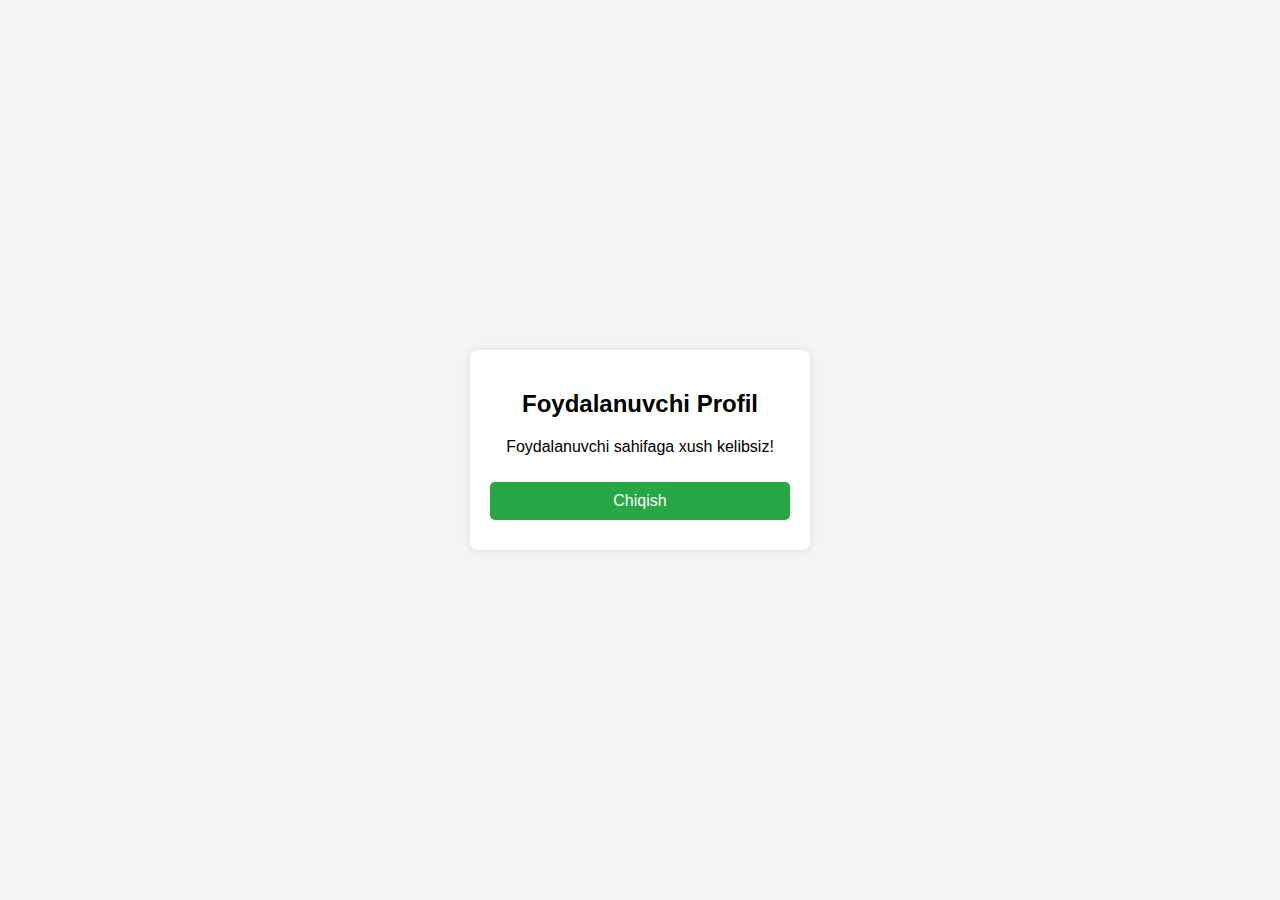
<file: user.html>
<!DOCTYPE html>
<html lang="uz">
<head>
  <meta charset="UTF-8">
  <meta name="viewport" content="width=device-width, initial-scale=1.0">
  <title>Foydalanuvchi Profil - Agromonitoring</title>
  <style>
    
body {
  font-family: Arial, sans-serif;
  background: #f4f4f4;
  margin: 0;
  padding: 0;
  display: flex;
  justify-content: center;
  align-items: center;
  height: 100vh;
}

.container {
  background: white;
  padding: 20px;
  border-radius: 8px;
  box-shadow: 0 0 10px rgba(0,0,0,0.1);
  text-align: center;
  width: 300px;
}

input, button {
  width: 100%;
  padding: 10px;
  margin: 10px 0;
  font-size: 16px;
}

button {
  background-color: #28a745;
  border: none;
  color: white;
  border-radius: 5px;
  cursor: pointer;
}

button:hover {
  background-color: #218838;
}

  </style>
</head>
<body>
  <div class="container">
    <h2>Foydalanuvchi Profil</h2>
    <p>Foydalanuvchi sahifaga xush kelibsiz!</p>
    <button onclick="logout()">Chiqish</button>
  </div>
  <script>
    
function logout() {
  window.location.href = "index.html";
}

  </script>
</body>
</html>
</file>
<file: css/styles.css>
/* styles.css */
:root {
    --background: 0 0% 100%;
    --foreground: 222.2 84% 4.9%;
    --card: 0 0% 100%;
    --card-foreground: 222.2 84% 4.9%;
    --popover: 0 0% 100%;
    --popover-foreground: 222.2 84% 4.9%;
    --primary: 142.1 76.2% 36.3%;
    --primary-foreground: 355.7 100% 97.3%;
    --secondary: 210 40% 96.1%;
    --secondary-foreground: 222.2 47.4% 11.2%;
    --muted: 210 40% 96.1%;
    --muted-foreground: 215.4 16.3% 46.9%;
    --accent: 210 40% 96.1%;
    --accent-foreground: 222.2 47.4% 11.2%;
    --destructive: 0 84.2% 60.2%;
    --destructive-foreground: 210 40% 98%;
    --border: 214.3 31.8% 91.4%;
    --input: 214.3 31.8% 91.4%;
    --ring: 142.1 76.2% 36.3%;
    --radius: 0.5rem;
}

/* Base styles */
* {
    margin: 0;
    padding: 0;
    box-sizing: border-box;
}

body {
    font-family: -apple-system, BlinkMacSystemFont, "Segoe UI", Roboto, Helvetica, Arial, sans-serif;
    color: #333;
    line-height: 1.5;
}

a {
    text-decoration: none;
    color: inherit;
}

/* Layout */
.container {
    width: 100%;
    max-width: 1200px;
    margin: 0 auto;
    padding: 0 1rem;
}

.min-h-screen {
    min-height: 100vh;
}

.flex {
    display: flex;
}

.flex-col {
    flex-direction: column;
}

.flex-1 {
    flex: 1;
}

.items-center {
    align-items: center;
}

.justify-center {
    justify-content: center;
}

.justify-between {
    justify-between: space-between;
}

.space-x-4 > * + * {
    margin-left: 1rem;
}

.space-x-6 > * + * {
    margin-left: 1.5rem;
}

.space-x-8 > * + * {
    margin-left: 2rem;
}

.space-y-2 > * + * {
    margin-top: 0.5rem;
}

.space-y-4 > * + * {
    margin-top: 1rem;
}

.space-y-6 > * + * {
    margin-top: 1.5rem;
}

.gap-4 {
    gap: 1rem;
}

.gap-6 {
    gap: 1.5rem;
}

.gap-8 {
    gap: 2rem;
}

.gap-12 {
    gap: 3rem;
}

/* Grid */
.grid {
    display: grid;
}

.grid-cols-1 {
    grid-template-columns: repeat(1, minmax(0, 1fr));
}

@media (min-width: 768px) {
    .md-grid-cols-2 {
        grid-template-columns: repeat(2, minmax(0, 1fr));
    }
    
    .md-grid-cols-4 {
        grid-template-columns: repeat(4, minmax(0, 1fr));
    }
}

@media (min-width: 1024px) {
    .lg-grid-cols-3 {
        grid-template-columns: repeat(3, minmax(0, 1fr));
    }
    
    .lg-grid-cols-4 {
        grid-template-columns: repeat(4, minmax(0, 1fr));
    }
}

/* Positioning */
.relative {
    position: relative;
}

.absolute {
    position: absolute;
}

.fixed {
    position: fixed;
}

.inset-0 {
    top: 0;
    right: 0;
    bottom: 0;
    left: 0;
}

.z-0 {
    z-index: 0;
}

.z-10 {
    z-index: 10;
}

.z-40 {
    z-index: 40;
}

.z-50 {
    z-index: 50;
}

.top-1 {
    top: 0.25rem;
}

.right-1 {
    right: 0.25rem;
}

.bottom-6 {
    bottom: 1.5rem;
}

.right-6 {
    right: 1.5rem;
}

.bottom-8 {
    bottom: 2rem;
}

.left-1\/2 {
    left: 50%;
}

.transform {
    transform: translateX(-50%);
}

.translate-y-1\/2 {
    transform: translateY(-50%);
}

/* Typography */
.text-xs {
    font-size: 0.75rem;
}

.text-sm {
    font-size: 0.875rem;
}

.text-base {
    font-size: 1rem;
}

.text-lg {
    font-size: 1.125rem;
}

.text-xl {
    font-size: 1.25rem;
}

.text-2xl {
    font-size: 1.5rem;
}

.text-3xl {
    font-size: 1.875rem;
}

.text-4xl {
    font-size: 2.25rem;
}

.text-5xl {
    font-size: 3rem;
}

@media (min-width: 768px) {
    .md-text-6xl {
        font-size: 3.75rem;
    }
}

@media (min-width: 1024px) {
    .lg-text-7xl {
        font-size: 4.5rem;
    }
}

.font-medium {
    font-weight: 500;
}

.font-semibold {
    font-weight: 600;
}

.font-bold {
    font-weight: 700;
}

.leading-tight {
    line-height: 1.25;
}

.leading-relaxed {
    line-height: 1.625;
}

.text-center {
    text-align: center;
}

.text-left {
    text-align: left;
}

.text-right {
    text-align: right;
}

/* Colors */
.text-white {
    color: white;
}

.text-gray-400 {
    color: #9ca3af;
}

.text-gray-500 {
    color: #6b7280;
}

.text-gray-600 {
    color: #4b5563;
}

.text-gray-700 {
    color: #374151;
}

.text-gray-800 {
    color: #1f2937;
}

.text-green-100 {
    color: #dcfce7;
}

.text-green-300 {
    color: #86efac;
}

.text-green-400 {
    color: #4ade80;
}

.text-green-500 {
    color: #22c55e;
}

.text-green-600 {
    color: #16a34a;
}

.text-green-700 {
    color: #15803d;
}

.text-green-800 {
    color: #166534;
}

.text-blue-600 {
    color: #2563eb;
}

.text-blue-700 {
    color: #1d4ed8;
}

.text-blue-800 {
    color: #1e40af;
}

.text-yellow-800 {
    color: #854d0e;
}

.text-purple-600 {
    color: #9333ea;
}

.text-amber-600 {
    color: #d97706;
}

.bg-white {
    background-color: white;
}

.bg-gray-50 {
    background-color: #f9fafb;
}

.bg-gray-100 {
    background-color: #f3f4f6;
}

.bg-gray-200 {
    background-color: #e5e7eb;
}

.bg-gray-800 {
    background-color: #1f2937;
}

.bg-gray-900 {
    background-color: #111827;
}

.bg-green-100 {
    background-color: #dcfce7;
}

.bg-green-500 {
    background-color: #22c55e;
}

.bg-green-600 {
    background-color: #16a34a;
}

.bg-green-700 {
    background-color: #15803d;
}

.bg-green-800 {
    background-color: #166534;
}

.bg-blue-100 {
    background-color: #dbeafe;
}

.bg-yellow-100 {
    background-color: #fef9c3;
}

.bg-purple-100 {
    background-color: #f3e8ff;
}

.bg-amber-100 {
    background-color: #fef3c7;
}

.bg-red-500 {
    background-color: #ef4444;
}

.bg-white-10 {
    background-color: rgba(255, 255, 255, 0.1);
}

.bg-white-20 {
    background-color: rgba(255, 255, 255, 0.2);
}

.bg-black-50 {
    background-color: rgba(0, 0, 0, 0.5);
}

.bg-green-500-20 {
    background-color: rgba(34, 197, 94, 0.2);
}

.border {
    border-width: 1px;
    border-style: solid;
}

.border-b {
    border-bottom-width: 1px;
    border-bottom-style: solid;
}

.border-t {
    border-top-width: 1px;
    border-top-style: solid;
}

.border-gray-100 {
    border-color: #f3f4f6;
}

.border-gray-200 {
    border-color: #e5e7eb;
}

.border-gray-800 {
    border-color: #1f2937;
}

.border-white {
    border-color: white;
}

.border-green-500 {
    border-color: #22c55e;
}

.border-blue-100 {
    border-color: #dbeafe;
}

.border-green-100 {
    border-color: #dcfce7;
}

/* Spacing */
.p-1 {
    padding: 0.25rem;
}

.p-2 {
    padding: 0.5rem;
}

.p-3 {
    padding: 0.75rem;
}

.p-4 {
    padding: 1rem;
}

.p-6 {
    padding: 1.5rem;
}

.p-8 {
    padding: 2rem;
}

.px-2 {
    padding-left: 0.5rem;
    padding-right: 0.5rem;
}

.px-3 {
    padding-left: 0.75rem;
    padding-right: 0.75rem;
}

.px-4 {
    padding-left: 1rem;
    padding-right: 1rem;
}

.px-6 {
    padding-left: 1.5rem;
    padding-right: 1.5rem;
}

.px-8 {
    padding-left: 2rem;
    padding-right: 2rem;
}

.py-1 {
    padding-top: 0.25rem;
    padding-bottom: 0.25rem;
}

.py-2 {
    padding-top: 0.5rem;
    padding-bottom: 0.5rem;
}

.py-3 {
    padding-top: 0.75rem;
    padding-bottom: 0.75rem;
}

.py-4 {
    padding-top: 1rem;
    padding-bottom: 1rem;
}

.py-6 {
    padding-top: 1.5rem;
    padding-bottom: 1.5rem;
}

.py-16 {
    padding-top: 4rem;
    padding-bottom: 4rem;
}

.py-20 {
    padding-top: 5rem;
    padding-bottom: 5rem;
}

.py-24 {
    padding-top: 6rem;
    padding-bottom: 6rem;
}

.pt-6 {
    padding-top: 1.5rem;
}

.pt-8 {
    padding-top: 2rem;
}

.pb-2 {
    padding-bottom: 0.5rem;
}

.pb-4 {
    padding-bottom: 1rem;
}

.pl-3 {
    padding-left: 0.75rem;
}

.pl-4 {
    padding-left: 1rem;
}

.pr-4 {
    padding-right: 1rem;
}

.pr-10 {
    padding-right: 2.5rem;
}

.mb-1 {
    margin-bottom: 0.25rem;
}

.mb-2 {
    margin-bottom: 0.5rem;
}

.mb-3 {
    margin-bottom: 0.75rem;
}

.mb-4 {
    margin-bottom: 1rem;
}

.mb-6 {
    margin-bottom: 1.5rem;
}

.mb-8 {
    margin-bottom: 2rem;
}

.mb-12 {
    margin-bottom: 3rem;
}

.mb-16 {
    margin-bottom: 4rem;
}

.mt-1 {
    margin-top: 0.25rem;
}

.mt-2 {
    margin-top: 0.5rem;
}

.mt-6 {
    margin-top: 1.5rem;
}

.mt-16 {
    margin-top: 4rem;
}

.mr-2 {
    margin-right: 0.5rem;
}

.mr-3 {
    margin-right: 0.75rem;
}

.mr-4 {
    margin-right: 1rem;
}

.ml-2 {
    margin-left: 0.5rem;
}

.mx-auto {
    margin-left: auto;
    margin-right: auto;
}

/* Sizing */
.w-2 {
    width: 0.5rem;
}

.w-4 {
    width: 1rem;
}

.w-5 {
    width: 1.25rem;
}

.w-6 {
    width: 1.5rem;
}

.w-8 {
    width: 2rem;
}

.w-10 {
    width: 2.5rem;
}

.w-14 {
    width: 3.5rem;
}

.w-16 {
    width: 4rem;
}

.w-32 {
    width: 8rem;
}

.w-64 {
    width: 16rem;
}

.w-full {
    width: 100%;
}

.max-w-xs {
    max-width: 20rem;
}

.max-w-xl {
    max-width: 36rem;
}

.max-w-2xl {
    max-width: 42rem;
}

.max-w-3xl {
    max-width: 48rem;
}

.max-w-4xl {
    max-width: 56rem;
}

.h-2 {
    height: 0.5rem;
}

.h-4 {
    height: 1rem;
}

.h-5 {
    height: 1.25rem;
}

.h-6 {
    height: 1.5rem;
}

.h-7 {
    height: 1.75rem;
}

.h-8 {
    height: 2rem;
}

.h-10 {
    height: 2.5rem;
}

.h-14 {
    height: 3.5rem;
}

.h-16 {
    height: 4rem;
}

.h-32 {
    height: 8rem;
}

.h-48 {
    height: 12rem;
}

.h-80 {
    height: 20rem;
}

.h-screen {
    height: 100vh;
}

.h-140 {
    height: 35rem;
}

/* Borders */
.rounded-md {
    border-radius: 0.375rem;
}

.rounded-lg {
    border-radius: 0.5rem;
}

.rounded-xl {
    border-radius: 0.75rem;
}

.rounded-2xl {
    border-radius: 1rem;
}

.rounded-full {
    border-radius: 9999px;
}

/* Effects */
.shadow-md {
    box-shadow: 0 4px 6px -1px rgba(0, 0, 0, 0.1), 0 2px 4px -1px rgba(0, 0, 0, 0.06);
}

.shadow-lg {
    box-shadow: 0 10px 15px -3px rgba(0, 0, 0, 0.1), 0 4px 6px -2px rgba(0, 0, 0, 0.05);
}

.shadow-xl {
    box-shadow: 0 20px 25px -5px rgba(0, 0, 0, 0.1), 0 10px 10px -5px rgba(0, 0, 0, 0.04);
}

.backdrop-blur-sm {
    backdrop-filter: blur(4px);
}

.transition-colors {
    transition-property: color, background-color, border-color;
    transition-timing-function: cubic-bezier(0.4, 0, 0.2, 1);
    transition-duration: 150ms;
}

.transition-all {
    transition-property: all;
    transition-timing-function: cubic-bezier(0.4, 0, 0.2, 1);
    transition-duration: 150ms;
}

.duration-300 {
    transition-duration: 300ms;
}

.hover-bg-white:hover {
    background-color: white;
}

.hover-bg-white-20:hover {
    background-color: rgba(255, 255, 255, 0.2);
}

.hover-bg-green-600:hover {
    background-color: #16a34a;
}

.hover-bg-green-700:hover {
    background-color: #15803d;
}

.hover-bg-green-700-50:hover {
    background-color: rgba(21, 128, 61, 0.5);
}

.hover-bg-gray-50:hover {
    background-color: #f9fafb;
}

.hover-text-green-300:hover {
    color: #86efac;
}

.hover-text-green-400:hover {
    color: #4ade80;
}

.hover-text-green-800:hover {
    color: #166534;
}

.hover-text-blue-800:hover {
    color: #1e40af;
}

.hover-shadow-xl:hover {
    box-shadow: 0 20px 25px -5px rgba(0, 0, 0, 0.1), 0 10px 10px -5px rgba(0, 0, 0, 0.04);
}

.hover--translate-y-2:hover {
    transform: translateY(-0.5rem);
}

.group:hover .group-hover-translate-x-1 {
    transform: translateX(0.25rem);
}

.group:hover .group-hover-text-white {
    color: white;
}

.group:hover .group-hover-text-green-300 {
    color: #86efac;
}

.group:hover .group-hover-bg-green-500 {
    background-color: #22c55e;
}

/* Components */
.btn {
    display: inline-flex;
    align-items: center;
    justify-content: center;
    border-radius: 0.375rem;
    font-weight: 500;
    padding: 0.5rem 1rem;
    transition-property: color, background-color, border-color;
    transition-timing-function: cubic-bezier(0.4, 0, 0.2, 1);
    transition-duration: 150ms;
}

.btn-primary {
    background-color: #16a34a;
    color: white;
}

.btn-primary:hover {
    background-color: #15803d;
}

.btn-outline {
    background-color: transparent;
    border: 1px solid;
}

.btn-sm {
    padding: 0.25rem 0.5rem;
    font-size: 0.875rem;
}

.card {
    background-color: white;
    border-radius: 0.5rem;
    overflow: hidden;
}

.form-input, .form-textarea, .form-select {
    width: 100%;
    border: 1px solid #e5e7eb;
    border-radius: 0.375rem;
    padding: 0.5rem 0.75rem;
}

.form-input:focus, .form-textarea:focus, .form-select:focus {
    outline: none;
    border-color: #22c55e;
    box-shadow: 0 0 0 2px rgba(34, 197, 94, 0.2);
}

/* Dropdown */
.dropdown {
    position: relative;
    display: inline-block;
}

.dropdown-content {
    display: none;
    position: absolute;
    right: 0;
    background-color: white;
    min-width: 160px;
    box-shadow: 0 10px 15px -3px rgba(0, 0, 0, 0.1);
    z-index: 1;
    border-radius: 0.375rem;
    padding: 0.5rem 0;
}

.dropdown-content a {
    color: #333;
    padding: 0.5rem 1rem;
    text-decoration: none;
    display: block;
}

.dropdown-content a:hover {
    background-color: #f3f4f6;
}

.dropdown:hover .dropdown-content {
    display: block;
}

/* Animations */
.animate-bounce {
    animation: bounce 1s infinite;
}

@keyframes bounce {
    0%, 100% {
        transform: translateY(-25%);
        animation-timing-function: cubic-bezier(0.8, 0, 1, 1);
    }
    50% {
        transform: translateY(0);
        animation-timing-function: cubic-bezier(0, 0, 0.2, 1);
    }
}

/* Media Queries */
@media (min-width: 640px) {
    .sm-flex-row {
        flex-direction: row;
    }
}

@media (min-width: 768px) {
    .md-block {
        display: block;
    }
    
    .md-flex {
        display: flex;
    }
    
    .md-hidden {
        display: none;
    }
    
    .md-p-10 {
        padding: 2.5rem;
    }
    
    .md-flex-row {
        flex-direction: row;
    }
    
    .md-w-1\/3 {
        width: 33.333333%;
    }
    
    .md-w-2\/3 {
        width: 66.666667%;
    }
}

@media (max-width: 767px) {
    .hidden {
        display: none;
    }
}
</file>
<file: css/dashboard-specific.css>
/* dashboard-specific.css */

/* Dashboard Layout */
.flex-1 {
    flex: 1;
}

.flex-col {
    flex-direction: column;
}

.overflow-hidden {
    overflow: hidden;
}

.overflow-auto {
    overflow: auto;
}

.overflow-x-auto {
    overflow-x: auto;
}

/* Sidebar Styling */
.from-green-800 {
    background-image: linear-gradient(to bottom, #166534, #15803d);
}

.to-green-900 {
    background-image: linear-gradient(to bottom, #15803d, #14532d);
}

.bg-green-700 {
    background-color: #15803d;
}

.hover-bg-green-700-50:hover {
    background-color: rgba(21, 128, 61, 0.5);
}

.text-green-100 {
    color: #dcfce7;
}

.text-green-300 {
    color: #86efac;
}

.text-green-400 {
    color: #4ade80;
}

/* Dashboard Header */
.border-b {
    border-bottom-width: 1px;
    border-bottom-style: solid;
}

.border-gray-200 {
    border-color: #e5e7eb;
}

/* Stats Cards */
.grid-cols-1 {
    grid-template-columns: repeat(1, minmax(0, 1fr));
}

@media (min-width: 768px) {
    .md-grid-cols-2 {
        grid-template-columns: repeat(2, minmax(0, 1fr));
    }
}

@media (min-width: 1024px) {
    .lg-grid-cols-4 {
        grid-template-columns: repeat(4, minmax(0, 1fr));
    }
}

.gap-6 {
    gap: 1.5rem;
}

.mb-8 {
    margin-bottom: 2rem;
}

.shadow-md {
    box-shadow: 0 4px 6px -1px rgba(0, 0, 0, 0.1), 0 2px 4px -1px rgba(0, 0, 0, 0.06);
}

.border-none {
    border: none;
}

.bg-green-100 {
    background-color: #dcfce7;
}

.bg-blue-100 {
    background-color: #dbeafe;
}

.bg-purple-100 {
    background-color: #f3e8ff;
}

.bg-amber-100 {
    background-color: #fef3c7;
}

.text-green-600 {
    color: #16a34a;
}

.text-blue-600 {
    color: #2563eb;
}

.text-purple-600 {
    color: #9333ea;
}

.text-amber-600 {
    color: #d97706;
}

.rounded-lg {
    border-radius: 0.5rem;
}

.p-3 {
    padding: 0.75rem;
}

.p-6 {
    padding: 1.5rem;
}

/* Table Styling */
.bg-white {
    background-color: white;
}

.px-6 {
    padding-left: 1.5rem;
    padding-right: 1.5rem;
}

.py-4 {
    padding-top: 1rem;
    padding-bottom: 1rem;
}

.border-gray-100 {
    border-color: #f3f4f6;
}

.text-lg {
    font-size: 1.125rem;
}

.font-semibold {
    font-weight: 600;
}

.text-gray-800 {
    color: #1f2937;
}

.w-full {
    width: 100%;
}

.bg-gray-50 {
    background-color: #f9fafb;
}

.text-left {
    text-align: left;
}

.font-medium {
    font-weight: 500;
}

.text-gray-500 {
    color: #6b7280;
}

.text-sm {
    font-size: 0.875rem;
}

.py-4 {
    padding-top: 1rem;
    padding-bottom: 1rem;
}

.hover-bg-gray-50:hover {
    background-color: #f9fafb;
}

.transition-colors {
    transition-property: color, background-color, border-color;
    transition-timing-function: cubic-bezier(0.4, 0, 0.2, 1);
    transition-duration: 150ms;
}

.w-8 {
    width: 2rem;
}

.h-8 {
    height: 2rem;
}

.flex {
    display: flex;
}

.items-center {
    align-items: center;
}

.justify-center {
    justify-content: center;
}

.mr-3 {
    margin-right: 0.75rem;
}

.text-blue-700 {
    color: #1d4ed8;
}

.text-blue-600 {
    color: #2563eb;
}

.hover-text-blue-800:hover {
    color: #1e40af;
}

.px-3 {
    padding-left: 0.75rem;
    padding-right: 0.75rem;
}

.py-1 {
    padding-top: 0.25rem;
    padding-bottom: 0.25rem;
}

.rounded-full {
    border-radius: 9999px;
}

.text-xs {
    font-size: 0.75rem;
}

.bg-green-100 {
    background-color: #dcfce7;
}

.text-green-800 {
    color: #166534;
}

.bg-yellow-100 {
    background-color: #fef9c3;
}

.text-yellow-800 {
    color: #854d0e;
}

.bg-red-100 {
    background-color: #fee2e2;
}

.text-red-800 {
    color: #991b1b;
}

/* Pagination */
.space-x-2 > * + * {
    margin-left: 0.5rem;
}

.btn-outline {
    background-color: transparent;
    border: 1px solid;
    border-color: #e5e7eb;
}

.btn-sm {
    padding: 0.25rem 0.5rem;
    font-size: 0.875rem;
}

.bg-gray-100 {
    background-color: #f3f4f6;
}

/* Mobile Sidebar */
.fixed {
    position: fixed;
}

.inset-0 {
    top: 0;
    right: 0;
    bottom: 0;
    left: 0;
}

.z-50 {
    z-index: 50;
}

.hidden {
    display: none;
}

.bg-black-50 {
    background-color: rgba(0, 0, 0, 0.5);
}

.inset-y-0 {
    top: 0;
    bottom: 0;
}

.left-0 {
    left: 0;
}

.max-w-xs {
    max-width: 20rem;
}

.overflow-y-auto {
    overflow-y: auto;
}

/* Mobile Sidebar Toggle */
.bottom-6 {
    bottom: 1.5rem;
}

.right-6 {
    right: 1.5rem;
}

.z-40 {
    z-index: 40;
}

.h-14 {
    height: 3.5rem;
}

.w-14 {
    width: 3.5rem;
}

.bg-green-600 {
    background-color: #16a34a;
}

.hover-bg-green-700:hover {
    background-color: #15803d;
}

.shadow-lg {
    box-shadow: 0 10px 15px -3px rgba(0, 0, 0, 0.1), 0 4px 6px -2px rgba(0, 0, 0, 0.05);
}

.justify-center {
    justify-content: center;
}

.text-white {
    color: white;
}

.h-6 {
    height: 1.5rem;
}

.w-6 {
    width: 1.5rem;
}

/* Status Indicators */
.bg-green-100 {
    background-color: #dcfce7;
}

.text-green-800 {
    color: #166534;
}

.bg-yellow-100 {
    background-color: #fef9c3;
}

.text-yellow-800 {
    color: #854d0e;
}

.bg-red-100 {
    background-color: #fee2e2;
}

.text-red-800 {
    color: #991b1b;
}

/* Dropdown Menu */
.dropdown {
    position: relative;
    display: inline-block;
}

.dropdown-content {
    display: none;
    position: absolute;
    right: 0;
    background-color: white;
    min-width: 160px;
    box-shadow: 0 10px 15px -3px rgba(0, 0, 0, 0.1);
    z-index: 1;
    border-radius: 0.375rem;
    padding: 0.5rem 0;
}

.dropdown-content a {
    color: #333;
    padding: 0.5rem 1rem;
    text-decoration: none;
    display: block;
}

.dropdown-content a:hover {
    background-color: #f3f4f6;
}

.dropdown:hover .dropdown-content {
    display: block;
}

/* Media Queries */
@media (min-width: 768px) {
    .md-flex {
        display: flex;
    }
    
    .md-hidden {
        display: none;
    }
    
    .md-block {
        display: block;
    }
}

@media (max-width: 767px) {
    .md-hidden {
        display: none;
    }
}
</file>
<file: style.css>
:root {
  --primary-green: #4CAF50;
  --dark-green: #2E7D32;
  --light-bg: #F1F8E9;
  --text-dark: #333;
  --text-light: #fff;
}
* {
  margin: 0;
  padding: 0;
  box-sizing: border-box;
  font-family: 'Poppins', sans-serif;
}
body {
  /* background-color: var(--light-bg); */
  color: var(--text-dark);
  line-height: 1.6;
}

.container {
  width: 90%;
  max-width: 1200px;
  margin: 0 auto;
}
.navbar {
  position: sticky;
  top: 0;
  background: #1B5E20;
  color: var(--text-light);
  padding: 1rem 0;
  z-index: 1000;
}
.navbar .container {
  display: flex;
  justify-content: space-between;
  align-items: center;
}
.logo {
  font-size: 1.8rem;
  font-weight: 700;
}
.nav-links {
  list-style: none;
  display: flex;
  gap: 2rem;
}
.nav-links a {
  color: var(--text-light);
  text-decoration: none;
  transition: color 0.3s ease;
}
.nav-links a:hover {
  color: #C8E6C9;
}
.hero {
  background-image: url("3.jpg");
  background-repeat: no-repeat;
  background-size: cover;
  height: 90vh;
  display: flex;
  align-items: center;
  justify-content: center;
  color: var(--text-light);
  text-align: center;
  padding: 2rem;
}
.hero h2 {
  font-size: 2.5rem;
  margin-bottom: 1rem;
}
.hero p {
  font-size: 1.2rem;
  margin-bottom: 2rem;
}


.wave-container {
  position: absolute;
  bottom: 0;
  left: 0;
  width: 200%;
  height: 200px;
  z-index: 2;
}
.wave1, .wave2, .wave3 {
  position: absolute;
  bottom: 0;
  width: 200%;
  height: 100%;
}
.wave1 {
  animation: waveMove1 8s ease-in-out infinite, waveFloat1 4s ease-in-out infinite;
  z-index: 3;
  opacity: 0.6;
}
.wave2 {
  animation: waveMove2 12s ease-in-out infinite, waveFloat2 6s ease-in-out infinite;
  z-index: 4;
  opacity: 0.4;
}
.wave3 {
  animation: waveMove3 16s ease-in-out infinite, waveFloat3 5s ease-in-out infinite;
  z-index: 5;
  opacity: 0.2;
}
@keyframes waveMove1 { 0% { transform: translateX(0); } 100% { transform: translateX(-50%); } }
@keyframes waveMove2 { 0% { transform: translateX(0); } 100% { transform: translateX(-30%); } }
@keyframes waveMove3 { 0% { transform: translateX(0); } 100% { transform: translateX(-20%); } }
@keyframes waveFloat1 { 0%, 100% { transform: translateY(0); } 50% { transform: translateY(-10px); } }
@keyframes waveFloat2 { 0%, 100% { transform: translateY(0); } 50% { transform: translateY(-15px); } }
@keyframes waveFloat3 { 0%, 100% { transform: translateY(0); } 50% { transform: translateY(-8px); } }



.wave-wrapper {
  position: relative;
  width: 100%;
  height: 150px;
  overflow: hidden;
  margin-top: -10px;
}

.btn-primary {
  background: var(--dark-green);
  padding: 0.8rem 1.5rem;
  color: white;
  text-decoration: none;
  border-radius: 5px;
  transition: background 0.3s ease;
}
.btn-primary:hover {
  background: #1B5E20;
}
.section {
  padding: 4rem 0;
  background-color: white;
}


.section h3 {
  font-size: 2rem;
  margin-bottom: 1rem;
  color: var(--dark-green);
}
.features-list {
  list-style: none;
  padding-left: 1rem;
}
.features-list li {
  margin-bottom: 0.75rem;
  font-size: 1.1rem;
}
.footer {
  background: var(--primary-green);
  color: var(--text-light);
  text-align: center;
  padding: 1rem;
}


input:hover, select:hover, textarea:hover {
  border-color: #00cc00;
}

button:hover {
  background-color: #009900;
}
</file>
<file: login.css>
/* Base Styles */
    :root {
    --primary: #2e9d4e;
    --primary-dark: #1e7e3e;
    --primary-light: #4caf50;
    --primary-bg: #8bc34a;
    --primary-bg-light: #a4d070;
    --white: #ffffff;
    --black: #000000;
    --gray-50: #f9fafb;
    --gray-100: #f3f4f6;
    --gray-200: #e5e7eb;
    --gray-300: #d1d5db;
    --gray-400: #9ca3af;
    --gray-500: #6b7280;
    --gray-600: #4b5563;
    --gray-700: #374151;
    --gray-800: #1f2937;
    --gray-900: #111827;
    --green-50: #f0fdf4;
    --green-100: #dcfce7;
    --green-200: #bbf7d0;
    --green-300: #86efac;
    --green-400: #4ade80;
    --green-500: #22c55e;
    --green-600: #16a34a;
    --green-700: #15803d;
    --green-800: #166534;
    --green-900: #14532d;
    --red-500: #ef4444;
    --red-600: #dc2626;
    --yellow-500: #eab308;
    --yellow-600: #ca8a04;
    --blue-500: #3b82f6;
    --blue-600: #2563eb;
    --radius: 0.5rem;
    --radius-sm: 0.25rem;
    --radius-lg: 0.75rem;
    --shadow-sm: 0 1px 2px 0 rgba(0, 0, 0, 0.05);
    --shadow: 0 1px 3px 0 rgba(0, 0, 0, 0.1), 0 1px 2px 0 rgba(0, 0, 0, 0.06);
    --shadow-md: 0 4px 6px -1px rgba(0, 0, 0, 0.1), 0 2px 4px -1px rgba(0, 0, 0, 0.06);
    --shadow-lg: 0 10px 15px -3px rgba(0, 0, 0, 0.1), 0 4px 6px -2px rgba(0, 0, 0, 0.05);
    }

    * {
    margin: 0;
    padding: 0;
    box-sizing: border-box;
    }

    body {
    font-family: 'Inter', -apple-system, BlinkMacSystemFont, 'Segoe UI', Roboto, Oxygen, Ubuntu, Cantarell, 'Open Sans', 'Helvetica Neue', sans-serif;
    color: var(--gray-800);
    background-color: var(--gray-50);
    line-height: 1.5;
    }

    a {
    color: inherit;
    text-decoration: none;
    }

    /* Layout */
    .container {
    width: 100%;
    max-width: 1200px;
    margin: 0 auto;
    padding: 0 1rem;
    }

    .main-content {
    padding: 2rem 1rem;
    }

    /* Login Page */
    .login-page {
    min-height: 100vh;
    display: flex;
    align-items: center;
    justify-content: center;
    background-color: var(--primary-bg);
    }

    .login-card {
    width: 400px;
    background-color: #f8f8f0;
    border-radius: var(--radius);
    box-shadow: var(--shadow-lg);
    overflow: hidden;
    }

    .login-header {
    padding: 1.5rem;
    text-align: center;
    }

    .login-header h1 {
    font-size: 1.5rem;
    font-weight: 700;
    color: var(--green-800);
    }

    .login-content {
    display: flex;
    justify-content: center;
    gap: 1rem;
    padding: 0 1.5rem 2rem;
    }

    /* Buttons */
    .btn {
    display: inline-flex;
    align-items: center;
    justify-content: center;
    border-radius: var(--radius);
    font-weight: 500;
    padding: 0.5rem 1rem;
    cursor: pointer;
    transition: all 0.2s ease;
    border: none;
    font-size: 0.875rem;
    }

    .btn svg {
    margin-right: 0.5rem;
    }

    .btn-primary {
    background-color: var(--primary);
    color: var(--white);
    }

    .btn-primary:hover {
    background-color: var(--primary-dark);
    }

    .btn-outline {
    background-color: var(--white);
    color: var(--primary);
    border: 1px solid var(--gray-200);
    }

    .btn-outline:hover {
    background-color: var(--gray-50);
    }

    .btn-user {
    background-color: var(--primary);
    color: var(--white);
    padding: 1.25rem 1.5rem;
    }

    .btn-user:hover {
    background-color: var(--primary-dark);
    }

    .btn-admin {
    background-color: var(--green-700);
    color: var(--white);
    padding: 1.25rem 1.5rem;
    }

    .btn-admin:hover {
    background-color: var(--green-800);
    }

    .btn-sm {
    padding: 0.25rem 0.5rem;
    font-size: 0.75rem;
    }

    .btn-block {
    display: block;
    width: 100%;
    }

    /* Header */
    .header {
    background-color: var(--primary);
    padding: 1rem 0;
    box-shadow: var(--shadow);
    }

    .header-container {
    display: flex;
    justify-content: space-between;
    align-items: center;
    }

    .logo {
    color: var(--white);
    font-size: 1.5rem;
    font-weight: 700;
    }

    .header-actions {
    display: flex;
    align-items: center;
    gap: 1rem;
    }

    /* Search */
    .search-container {
    position: relative;
    }

    .search-input {
    padding: 0.5rem 1rem 0.5rem 2.5rem;
    border-radius: 9999px;
    border: none;
    width: 250px;
    background-color: var(--white);
    }

    .search-icon {
    position: absolute;
    left: 0.75rem;
    top: 50%;
    transform: translateY(-50%);
    color: var(--gray-400);
    width: 1.25rem;
    height: 1.25rem;
    }

    /* Cart Button */
    .cart-btn {
    display: flex;
    align-items: center;
    }

    /* Back Link */
    .back-link {
    margin-bottom: 2rem;
    }

    .back-btn {
    display: flex;
    align-items: center;
    color: var(--primary);
    font-size: 0.875rem;
    }

    .back-btn:hover {
    text-decoration: underline;
    }

    .back-btn svg {
    margin-right: 0.25rem;
    }

    .page-title {
    font-size: 1.875rem;
    font-weight: 700;
    margin-top: 1rem;
    color: var(--gray-800);
    }

    /* Products Grid */
    .products-grid {
    display: grid;
    grid-template-columns: repeat(1, 1fr);
    gap: 1.5rem;
    }

    @media (min-width: 640px) {
    .products-grid {
        grid-template-columns: repeat(2, 1fr);
    }
    }

    @media (min-width: 768px) {
    .products-grid {
        grid-template-columns: repeat(3, 1fr);
    }
    }

    @media (min-width: 1024px) {
    .products-grid {
        grid-template-columns: repeat(4, 1fr);
    }
    }

    .product-card {
    background-color: var(--white);
    border-radius: var(--radius);
    overflow: hidden;
    box-shadow: var(--shadow);
    transition: box-shadow 0.2s ease;
    }

    .product-card:hover {
    box-shadow: var(--shadow-lg);
    }

    .product-image {
    height: 12rem;
    background-color: var(--gray-200);
    display: flex;
    align-items: center;
    justify-content: center;
    color: var(--gray-500);
    }

    .product-header {
    padding: 1rem 1rem 0.5rem;
    }

    .product-title {
    font-weight: 600;
    font-size: 1.125rem;
    }

    .product-subtitle {
    font-size: 0.875rem;
    color: var(--gray-500);
    }

    .product-content {
    padding: 0 1rem 0.5rem;
    }

    .product-price {
    color: var(--primary);
    font-weight: 700;
    }

    .product-stock {
    font-size: 0.875rem;
    color: var(--gray-600);
    margin-top: 0.25rem;
    }

    .product-footer {
    padding: 0 1rem 1rem;
    }

    /* Footer */
    .footer {
    background-color: var(--green-800);
    color: var(--white);
    padding: 2rem 0;
    }

    .footer-grid {
    display: grid;
    grid-template-columns: 1fr;
    gap: 2rem;
    }

    @media (min-width: 768px) {
    .footer-grid {
        grid-template-columns: repeat(3, 1fr);
    }
    }

    .footer-title {
    font-size: 1.25rem;
    font-weight: 700;
    margin-bottom: 1rem;
    }

    .footer-text {
    color: var(--green-200);
    }

    .footer-links {
    list-style: none;
    padding: 0;
    margin: 0;
    display: flex;
    flex-direction: column;
    gap: 0.5rem;
    }

    .footer-link {
    color: var(--green-200);
    transition: color 0.2s ease;
    }

    .footer-link:hover {
    color: var(--white);
    }

    .footer-bottom {
    border-top: 1px solid var(--green-700);
    margin-top: 2rem;
    padding-top: 1rem;
    text-align: center;
    color: var(--green-200);
    }

    /* Profile Page */
    .profile-layout {
    display: flex;
    flex-direction: column;
    gap: 2rem;
    }

    @media (min-width: 768px) {
    .profile-layout {
        flex-direction: row;
    }

    .profile-sidebar {
        width: 33.333333%;
    }

    .profile-main {
        width: 66.666667%;
    }
    }

    .profile-card {
    background-color: var(--white);
    border-radius: var(--radius);
    overflow: hidden;
    box-shadow: var(--shadow);
    }

    .profile-card-header {
    padding: 1.5rem 1.5rem 0.5rem;
    }

    .profile-card-title {
    font-size: 1.25rem;
    font-weight: 700;
    }

    .profile-card-content {
    padding: 1rem 1.5rem 1.5rem;
    }

    .profile-photo-container {
    display: flex;
    flex-direction: column;
    align-items: center;
    margin-bottom: 1.5rem;
    }

    .profile-photo {
    width: 8rem;
    height: 8rem;
    background-color: var(--gray-200);
    border-radius: 9999px;
    margin-bottom: 1rem;
    display: flex;
    align-items: center;
    justify-content: center;
    color: var(--gray-400);
    }

    .profile-form {
    display: flex;
    flex-direction: column;
    gap: 1rem;
    }

    .form-group {
    display: flex;
    flex-direction: column;
    gap: 0.25rem;
    }

    .form-label {
    font-size: 0.875rem;
    font-weight: 500;
    color: var(--gray-700);
    }

    .form-input,
    .form-textarea {
    padding: 0.5rem;
    border-radius: var(--radius-sm);
    border: 1px solid var(--gray-300);
    font-size: 0.875rem;
    }

    .form-textarea {
    min-height: 5rem;
    resize: vertical;
    }

    /* Tabs */
    .tabs {
    background-color: var(--white);
    border-radius: var(--radius);
    overflow: hidden;
    box-shadow: var(--shadow);
    }

    .tabs-list {
    display: flex;
    border-bottom: 1px solid var(--gray-200);
    margin-bottom: 1.5rem;
    }

    .tab-trigger {
    padding: 0.75rem 1rem;
    font-weight: 500;
    color: var(--gray-500);
    background: none;
    border: none;
    cursor: pointer;
    transition: all 0.2s ease;
    border-bottom: 2px solid transparent;
    }

    .tab-trigger:hover {
    color: var(--primary);
    }

    .tab-trigger.active {
    color: var(--primary);
    border-bottom-color: var(--primary);
    }

    .tab-content {
    display: none;
    padding: 0 1.5rem 1.5rem;
    }

    .tab-content.active {
    display: block;
    }

    .tab-header {
    display: flex;
    justify-content: space-between;
    align-items: center;
    margin-bottom: 1.5rem;
    }

    .tab-title {
    font-size: 1.25rem;
    font-weight: 700;
    }

    /* Products List */
    .products-list {
    display: grid;
    grid-template-columns: 1fr;
    gap: 1rem;
    }

    @media (min-width: 640px) {
    .products-list {
        grid-template-columns: repeat(2, 1fr);
    }
    }

    .product-list-item {
    display: flex;
    background-color: var(--white);
    border-radius: var(--radius);
    overflow: hidden;
    box-shadow: var(--shadow-sm);
    }

    .product-list-image {
    width: 33.333333%;
    background-color: var(--gray-200);
    display: flex;
    align-items: center;
    justify-content: center;
    color: var(--gray-500);
    font-size: 0.75rem;
    }

    .product-list-details {
    width: 66.666667%;
    padding: 1rem;
    }

    .product-list-title {
    font-weight: 600;
    margin-bottom: 0.5rem;
    }

    .product-list-stock {
    font-size: 0.75rem;
    color: var(--gray-500);
    margin-bottom: 0.5rem;
    }

    .product-list-price {
    color: var(--primary);
    font-weight: 700;
    margin-bottom: 0.75rem;
    }

    .product-list-actions {
    display: flex;
    gap: 0.5rem;
    }

    .btn-edit {
    color: var(--blue-600);
    border-color: var(--blue-600);
    }

    .btn-delete {
    color: var(--red-600);
    border-color: var(--red-600);
    }

    /* Table */
    .table-container {
    background-color: var(--white);
    border-radius: var(--radius);
    overflow: hidden;
    box-shadow: var(--shadow-sm);
    }

    .data-table {
    width: 100%;
    border-collapse: collapse;
    }

    .data-table th,
    .data-table td {
    padding: 0.75rem 1.5rem;
    text-align: left;
    }

    .data-table th {
    background-color: var(--gray-50);
    font-size: 0.75rem;
    font-weight: 500;
    color: var(--gray-500);
    text-transform: uppercase;
    letter-spacing: 0.05em;
    }

    .data-table tbody tr {
    border-bottom: 1px solid var(--gray-200);
    }

    .data-table tbody tr:last-child {
    border-bottom: none;
    }

    .status-badge {
    display: inline-flex;
    align-items: center;
    padding: 0.25rem 0.5rem;
    border-radius: 9999px;
    font-size: 0.75rem;
    font-weight: 600;
    }

    .status-pending {
    background-color: var(--yellow-100);
    color: var(--yellow-800);
    }

    .status-completed {
    background-color: var(--green-100);
    color: var(--green-800);
    }

    .status-processing {
    background-color: var(--gray-100);
    color: var(--gray-800);
    }

    /* Analytics */
    .analytics-cards {
    display: grid;
    grid-template-columns: 1fr;
    gap: 1rem;
    margin-bottom: 1.5rem;
    }

    @media (min-width: 768px) {
    .analytics-cards {
        grid-template-columns: repeat(3, 1fr);
    }
    }

    .analytics-card {
    background-color: var(--white);
    border-radius: var(--radius);
    padding: 1.5rem;
    box-shadow: var(--shadow-sm);
    }

    .analytics-label {
    font-size: 0.875rem;
    color: var(--gray-500);
    }

    .analytics-value {
    font-size: 1.5rem;
    font-weight: 700;
    }

    .analytics-trend {
    font-size: 0.75rem;
    margin-top: 0.25rem;
    }

    .analytics-trend.positive {
    color: var(--green-600);
    }

    .analytics-trend.negative {
    color: var(--red-600);
    }

    .chart-card {
    background-color: var(--white);
    border-radius: var(--radius);
    overflow: hidden;
    box-shadow: var(--shadow);
    }

    .chart-header {
    padding: 1.5rem 1.5rem 0.5rem;
    }

    .chart-title {
    font-weight: 600;
    }

    .chart-content {
    padding: 1rem 1.5rem 1.5rem;
    }

    .chart-placeholder {
    height: 16rem;
    background-color: var(--gray-100);
    border-radius: var(--radius);
    display: flex;
    align-items: center;
    justify-content: center;
    color: var(--gray-500);
    }
</file>
